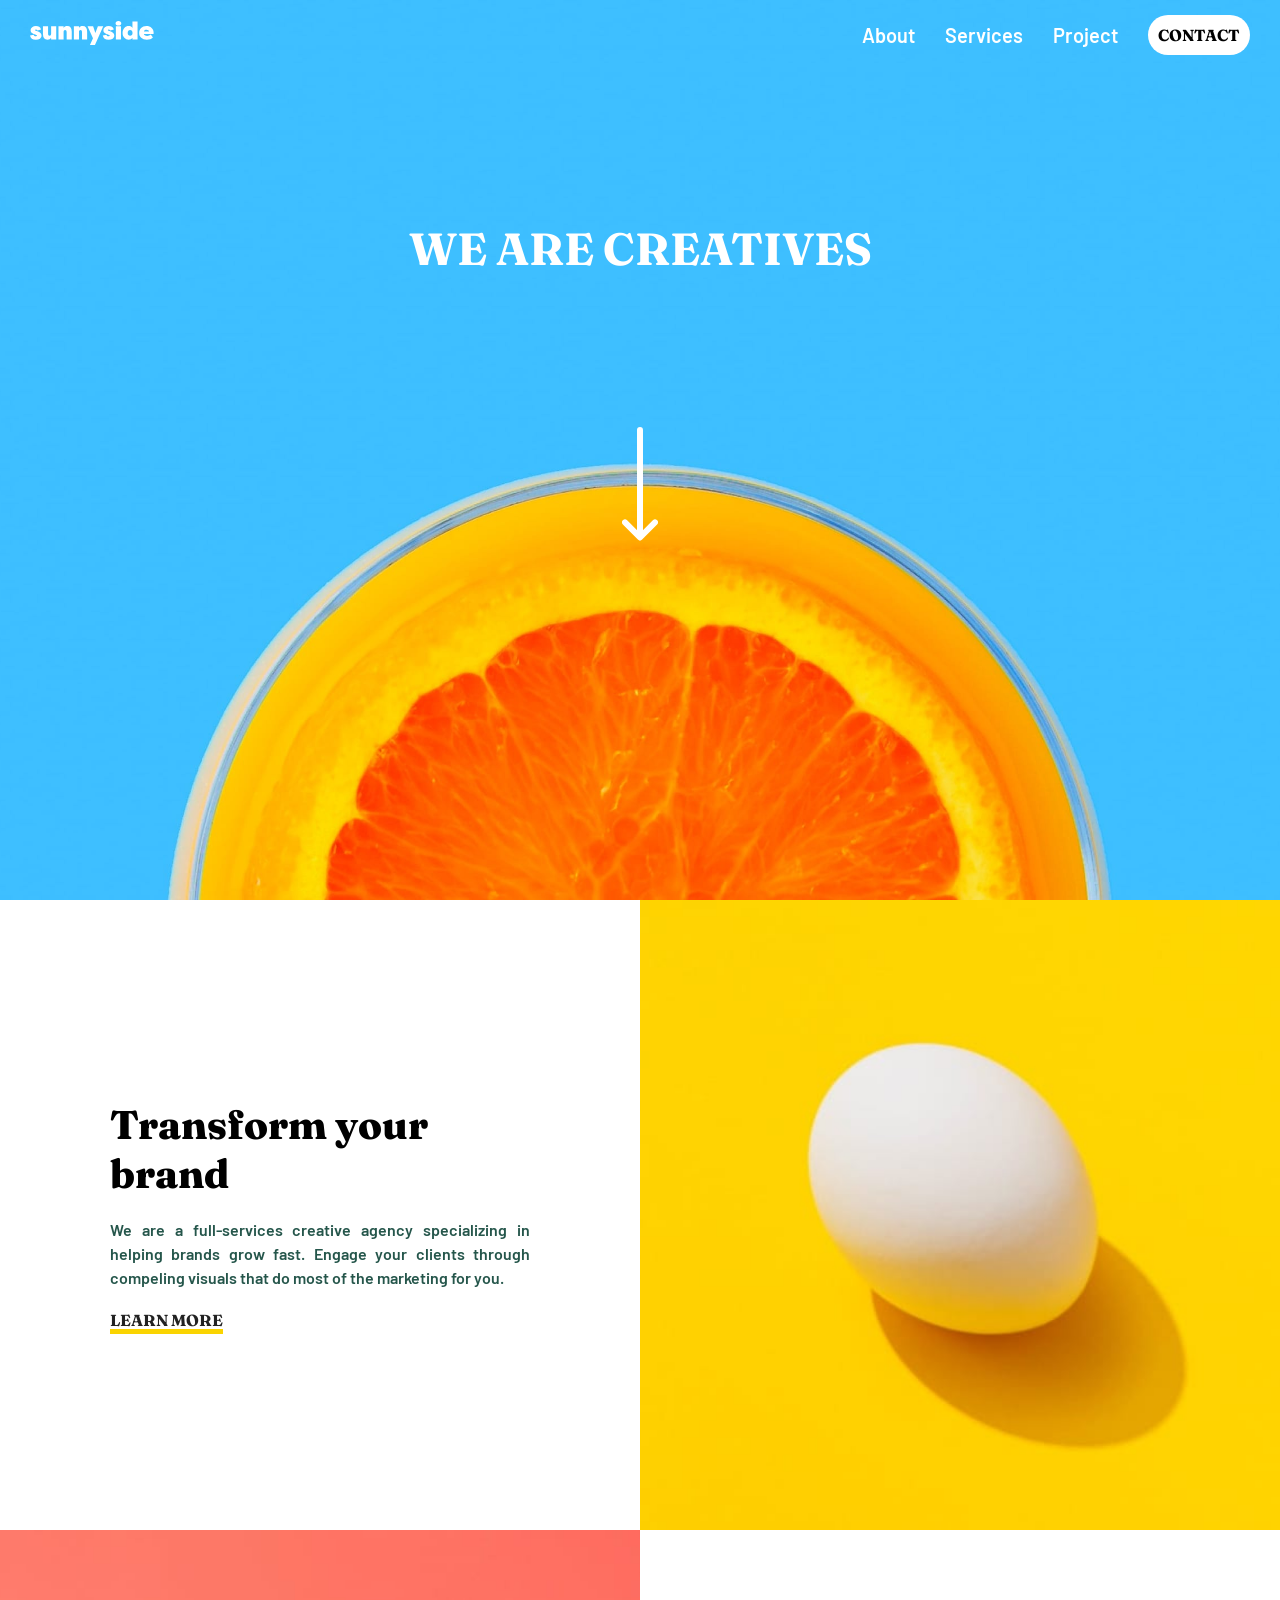
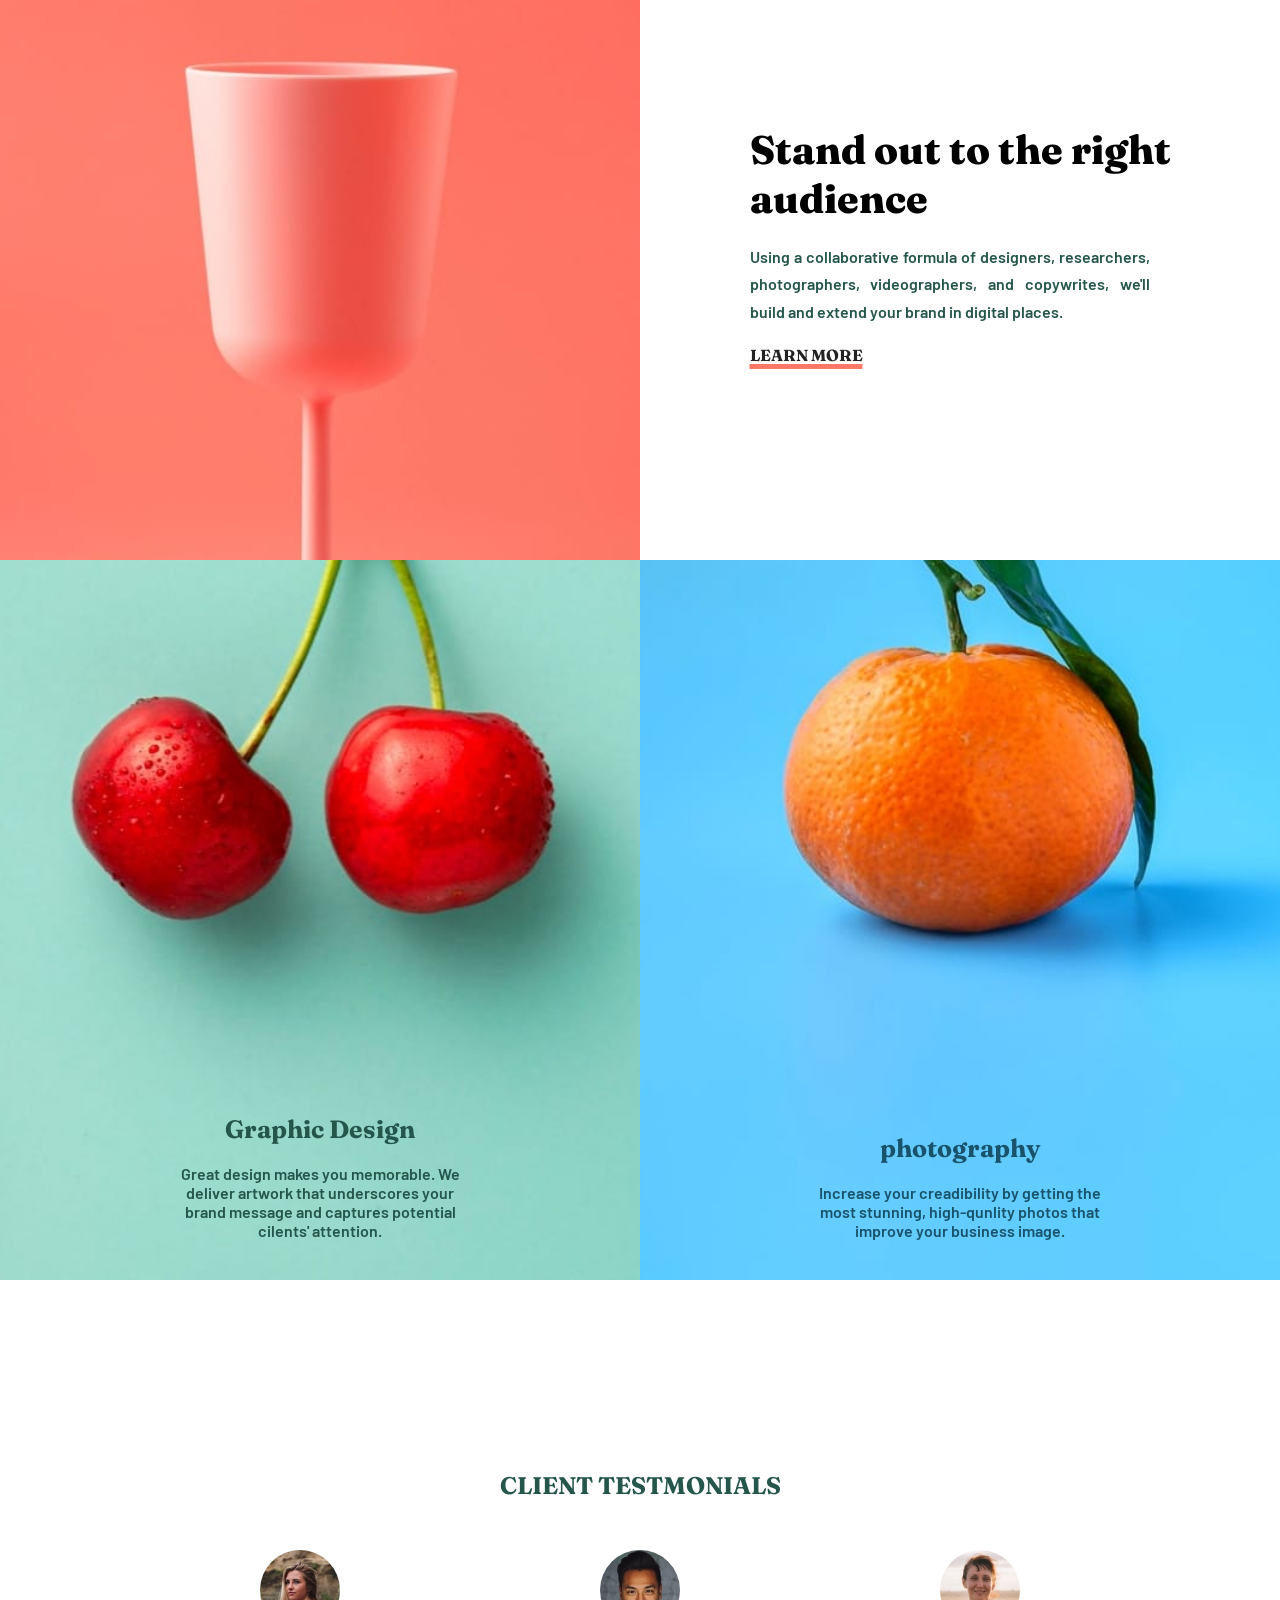
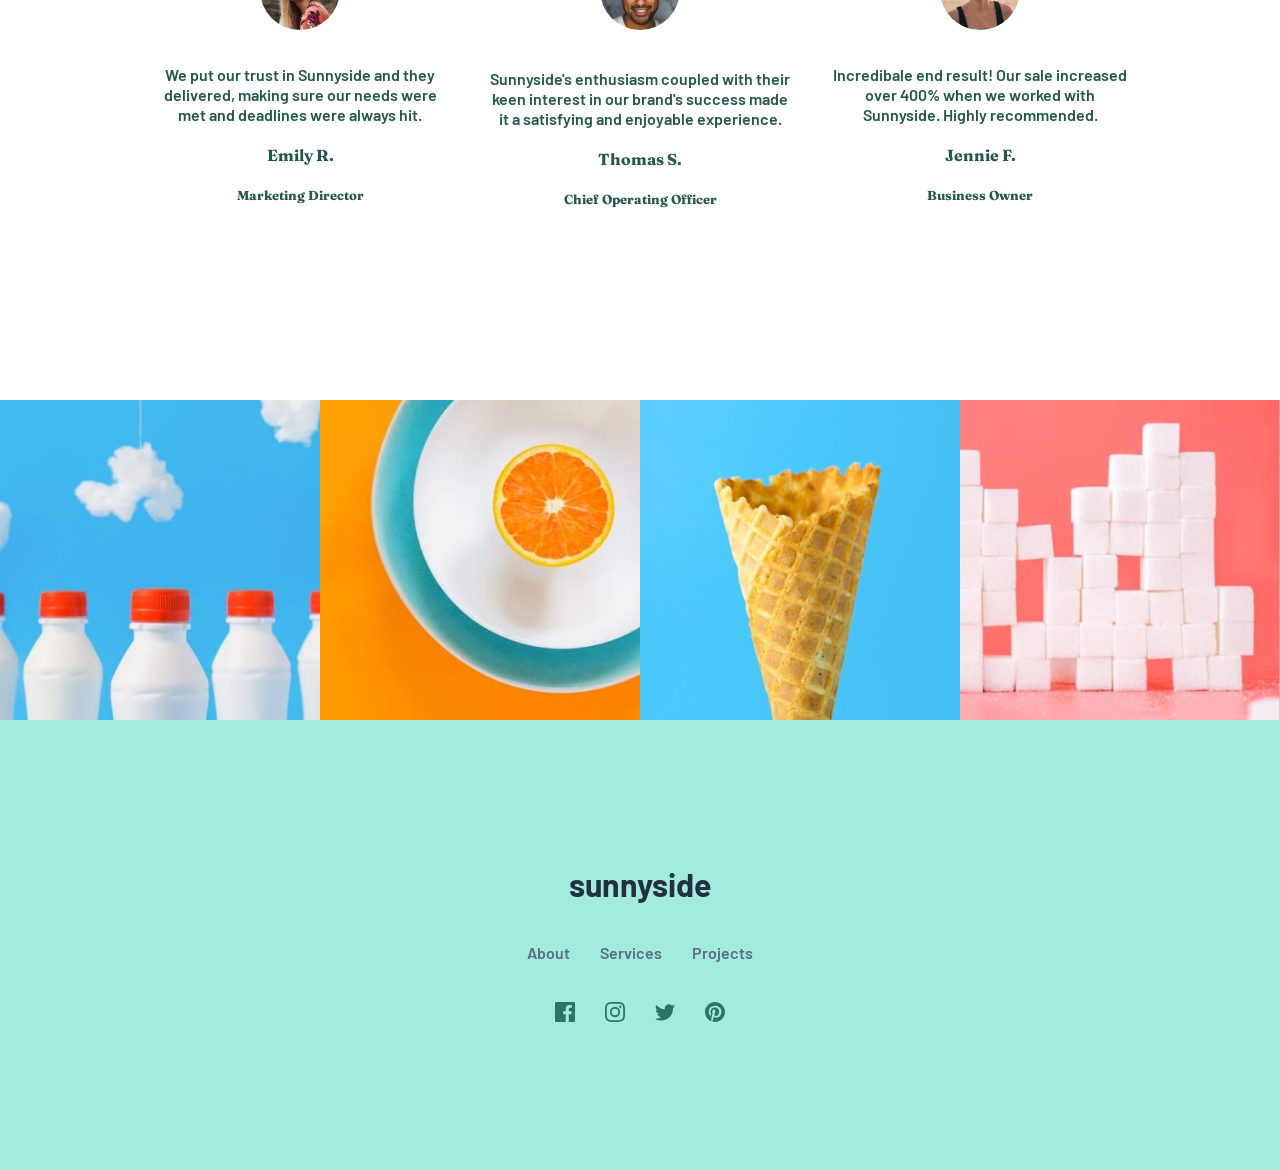
<file: index.html>
<!DOCTYPE html>
<html lang="en">
<head>
    <meta charset="UTF-8">
    <meta name="viewport" content="width=device-width, initial-scale=1.0">
    <title>Sunnyside</title>
    <link rel="stylesheet" href="./style.css">
    <link rel="stylesheet" href="./media.css">

<link rel="preconnect" href="https://fonts.googleapis.com">
<link rel="preconnect" href="https://fonts.gstatic.com" crossorigin>
<link href="https://fonts.googleapis.com/css2?family=Barlow:ital,wght@0,100;0,200;0,300;0,400;0,500;0,600;0,700;0,800;0,900;1,100;1,200;1,300;1,400;1,500;1,600;1,700;1,800;1,900&display=swap" rel="stylesheet">

<link rel="preconnect" href="https://fonts.googleapis.com">
<link rel="preconnect" href="https://fonts.gstatic.com" crossorigin>
<link href="https://fonts.googleapis.com/css2?family=Fraunces:ital,opsz,wght@0,9..144,100..900;1,9..144,100..900&display=swap" rel="stylesheet">

</head>
<body>
    <!-- comment for section 1 the beginng of the coding -->
        <section class="Hero-section">
            <nav>
                <div>
                    <img src="./images/logo.svg" alt="logo">
                </div>

                <!-- <div class="lorem"> -->
                    <ul class="nav" id="nav">
                        <li>About</li>
                        <li>Services</li>
                        <li>Project</li>
                        <button class="li-button">CONTACT</button>
                    </ul>
                <!-- </div> -->
               <div class="menu-button" id="menuButton">
                    <span class="material-symbols-outlined">
                    <img src="./images/icon-hamburger.svg" alt="mobile-menu">
                    </span>
                </div>
            </nav>  
        
            <div class="hero-content">
                 <div class="hero1">
                    <h1>WE ARE CREATIVES</h1>
                 </div>
                <div>
                     <img src="./images/icon-arrow-down.svg" alt="arrow">
                </div>
            </div>
           
        </section>

        <!-- comment for section 2 -->
        <section class="two-colum">
            <div class="text-box">
                <div class="text-content">
                    <h2>Transform your <br class="break" /> brand</h2>
                <p>We are a full-services creative agency 
                    specializing in helping brands grow fast.
                     Engage your clients through compeling visuals
                      that do most of the marketing for you.</p>
                <a href="#">LEARN MORE</a>
                </div>
            </div>
    
            <div class="image-box">
             
            </div>
            
        </section>
        <!-- comment section 3 for the second row object -->

        <section class="two-colum2 ">
            <div class="image-box2">
                 
                <!-- <img src="./images/desktop/image-stand-out.jpg" alt="image-stand-out"> -->
            </div> 
            <div class="text-box2">
             <div class="text-content">
                   <h2>Stand out to the right <br class="break" /> audience</h2>
                <p>
                    Using a collaborative formula of designers,
                     researchers, photographers,
                    videographers, and copywrites, 
                    we'll build and extend your brand in digital
                     places.
                </p>
               <a href="#">LEARN MORE</a>
             </div>
            </div>
        </section>

        <!-- comment for section 4 -->
         <section class="services">
            <div class="service1">
            <div class="Graphic-design">
                        <div class="Graphic-text">
                            <h3>Graphic Design</h3>
                            <p>
                                Great design makes you memorable.
                                We deliver artwork that underscores your
                                brand message and captures potential cilents'
                                attention.
                            </p>
                         </div>
              </div>   
            </div>
            <div class="service2">
                <div class="Graphic-design2">
                    <h3 class="photo">photography</h3>
                     <p>
                        Increase your creadibility by getting the most
                        stunning, high-qunlity photos that improve your
                        business image.
                     </p>
                
                </div>
            </div>
         </section>
         <!-- comment on 5 section of client testmonials -->
         
      <section class="client">
         <h1>CLIENT TESTMONIALS</h1>
        <!-- first comment div in testmonials -->
         <section class="testmonials">
        <div class="testmonial-card">
            <img src="./images/image-emily.jpg" alt="image-emily">
            <div class="text-colum">
                <p>
                    We put our trust in Sunnyside and they delivered, 
                    making sure our needs were met and deadlines were always hit.
                </p>
               <div class="direct">
                 <h4>Emily R.</h4>
                <span>Marketing Director</span>
               </div>
            </div>
        </div>

         <!-- first comment div in testmonials -->
        <div class="testmonial-card">
            <div>
                <img src="./images/image-thomas.jpg" alt="image-thomas">
            </div>
            <div class="text-colum">
                <p>
                    Sunnyside's enthusiasm coupled with their keen
                    interest in our brand's success made it a satisfying and enjoyable experience.
                </p>
                <div class="direct">
                    <h4>Thomas S.</h4>
                <span>Chief Operating Officer</span>
                </div>
            </div>
        </div>

         <!-- first comment div in testmonials -->
          <div class="testmonial-card">
            <img src="./images/image-jennie.jpg" alt="image-jennie">
            <div class="text-colum">
                <p>
                    Incredibale end result! Our sale increased over 400% when
                    we worked with Sunnyside. Highly recommended.
                </p>
               <div class="direct">
                 <h4>Jennie F.</h4>
                <span>Business Owner</span>
               </div>
            </div>
          </div>
         </section>
      </section> 
      <!-- products section comment of where it start   -->
       <section class="gallery">
        <img src="./images/mobile/image-gallery-milkbottles.jpg" 
        alt="image-gallery-milkbottles">
        <img src="./images/mobile/image-gallery-orange.jpg" 
        alt="image-gallery-orange">
        <img src="./images/mobile/image-gallery-cone.jpg" 
        alt="image-gallery-cone">
        <img src="./images/mobile/image-gallery-sugarcubes.jpg" 
        alt="image-gallery-sugarcubes">
       </section>

       <!-- comment for footer part on my coding -->
       <footer>
        <div class="footer-logo">
            <h1>sunnyside</h1>
        </div>
        <ul>
            <li>About</li>
            <li>Services</li>
            <li>Projects</li>
        </ul>
        <div class="media">
            <a href=""><img src="./images/icon-facebook.svg" alt="icon-facebook"></a>
            <a href=""><img src="./images/icon-instagram.svg" alt="icon-instagram"></a>
           <a href=""> <img src="./images/icon-twitter.svg" alt="icon-twitter"></a>
            <a href=""> <img src="./images/icon-pinterest.svg" alt="icon-pinterest"></a>
        </div>
       </footer>
     <script src="./main.js"></script>   
</body>
</html>
</file>
<file: style.css>
*{
    margin: 0;
    padding: 0;
    box-sizing: border-box;
}
body{
    font-family: "Barlow", sans-serif;
    font-weight: 600;
}
.material-symbols-outlined{
    display: none;

}
li:hover{
       color: #2563eb; 
}
.menu-button{
    display: none;
}

.mobile{
    display: none;
}


nav {
    display: flex;
    text-align: center;
    align-items: center;
    justify-content: space-between;
    font-size: 20px;
    padding: 15px 30px;
    color:  hsl(0, 0%, 100%);

}
nav ul {
    display: flex;
    align-items: center;
    gap: 30px;
    list-style: none;
    text-align: center;
    cursor: pointer;
}
nav button {
    background-color: hsl(0, 0%, 100%);
    padding: 10px;
    font-size: 16px;
    border-radius: 20px;
    border: none;
    color: black;
    cursor: pointer;
     font-family: "Fraunces", serif;
     font-weight: 700;
    
}
nav button:hover {
    background-color: hsl(0, 0%, 100%);
}
.Hero-section{
    background-image: url(./images/desktop/image-header.jpg);
    background-repeat: no-repeat;
    object-fit: contain;
    background-size: cover;
    background-position: center;
    height: 100vh;
}

.hero-content {
    display: flex;
    flex-direction: column;
    align-items: center;
     justify-content: center;
     justify-content: space-evenly;
    height: 70vh;
    font-size: 30px;
    font-family: "Fraunces", serif;
     color: hsl(0, 0%, 100%); 
     font-weight: 800;
}

/* comment for styling colum divide */

.two-colum {
    display: flex;
    width: 100%;
    justify-items: center;
}

.image-box {
    background-image: url(./images/desktop/image-transform.jpg);
     background-repeat: no-repeat;
    object-fit: contain;
    background-size: cover;
    background-position: center;
    height: 70vh;
    width: 50%;
}
.text-box {
    width: 50%;
    display: flex;
    flex-direction: column;
    justify-content: center;
    text-align: start;
    align-items: center;
}
.text-content{
    display: flex;
    flex-direction: column;
}
.text-box h2 {
    font-size: 40px;
    margin-bottom: 20px;
    font-family: "Fraunces", serif;
    font-weight: 800;
    
}
.text-box p {
    line-height: 1.5;
    color: hsl(167, 40%, 24%);
    text-align: justify;
    width: 420px;
}
.text-box a {
    margin-top: 20px;
    color: #222;
    text-decoration: none;
    font-weight: bold;
    font-family: "Fraunces", serif;
    font-weight: 700;
}
.text-box a {
    text-decoration-line: underline;
    text-decoration-thickness: 5px;
      text-decoration-color:hsl(51, 100%, 49%);
}
.image-box2 {
    background-image: url("./images/desktop/image-stand-out.jpg");
    background-repeat: no-repeat;
    object-fit: contain;
    background-size: cover;
    background-position: center;
    height: 70vh;
    width: 50%;
}
.text-box2 {
    width: 50%;
    display: flex;
    flex-direction: column;
    justify-content: center;
    text-align: start;
    align-items: center;
}
.break{
    display: block;
}

.text-box2 h2 {
    font-size: 40px;
    margin-bottom: 20px;
    font-family: "Fraunces", serif;
    font-weight: 800;
}
.text-box2 p {
    line-height: 1.7;
    color: hsl(167, 40%, 24%);
    text-align: justify;
    width: 400px;
}
.text-box2 a {
    margin-top: 20px;
    color: #222;
    text-decoration: none;
    font-weight: bold;
    font-family: "Fraunces", serif;
    font-weight: 700;
}
.text-box2 a {
    text-decoration-line: underline;
    text-decoration-thickness: 5px;
    text-decoration-color: hsl(7, 99%, 70%);
  
}


/* this is another section on my styling */
.two-colum2 {
    display: flex;
    width: 100%;
    justify-items: center;
}
.text-box2
.image-box2 {
    width: 50%;
}


.services{
    display: flex;
    width: 100%;
    justify-items: center;
}
.service1{
    background-image: url(./images/desktop/image-graphic-design.jpg);
    background-repeat: no-repeat;
    object-fit: contain;
    background-size: cover;
    background-position: center;
    height: 80vh;
    width: 50%;
}

.Graphic-design h3 {
    color: hsl(167, 40%, 24%);
    font-family: "Fraunces", serif;
    font-weight: 700;
    margin-bottom: 20px;
    font-size: 25px;
}

.Graphic-design p {
    color: hsl(167, 40%, 24%);
    width: 300px;
    
}

.Graphic-design {
    display: flex;
    flex-direction: column;
    text-align: center;
    align-items: center;
    justify-content: center;
    justify-content: end;
    padding: 40px;
    height: 80vh;
  
}
.service2{
    background-image: url(./images/desktop/image-photography.jpg);
    background-repeat: no-repeat;
    object-fit: contain;
    background-size: cover;
    background-position: center;
    height: 80vh;
    width: 50%; 
}
.Graphic-design2 h3 {
    color: hsl(198, 62%, 26%);
    font-family: "Fraunces", serif;
    font-weight: 700;
    margin-bottom: 20px;
    font-size: 25px;
}
.Graphic-design2 p {
    color: hsl(198, 62%, 26%);
    width: 300px;
}
.Graphic-design2 {
    display: flex;
    flex-direction: column;
    text-align: center;
    align-items: center;
    justify-content: center;
    justify-content: end;
    padding: 40px;
    height: 80vh;
}

/* styling the testmoning part comment */

.client{
    display: flex;
    flex-direction: column;
    align-items: center;
    gap: 50px;
    height: 80vh;
    justify-content: center;
    justify-content: baseline;

}
.client h1 {
    color: hsl(167, 40%, 24%);
    font-family: "Fraunces", serif;
    font-weight: 700;
}
 .testmonials {
    display: flex;
    justify-content: center;
    text-align: center;
    gap: 40px;
    color: hsl(167, 40%, 24%);

 }
 .testmonial-card{
    text-align: center;
    display: flex;
    flex-direction: column;
    align-items: center;
    gap: 30px;
    line-height: 20px;
 }
 .testmonial-card img {
    width: 80px;
    height: 80px;
    border-radius: 100%;
    object-fit: cover;
    margin-bottom: 5px;
 }
 .direct{
    display: flex;
    flex-direction: column;
    justify-content: space-between;
    gap: 20px;
    font-family: "Fraunces", serif;
    font-weight: 700;
 }
 .text-colum p{
    width: 300px;
    text-align: center;
 }
 .text-colum {
    display: flex;
    flex-direction: column;
    gap: 20px;
 }

 .testmonials-card p {
    line-height: 1.6;
    margin-bottom: 10px;
    text-align: center;
    text-align: justify;
 }
 .testmonials-card h4 {
    margin: 5px 0 5px;
 }
 .text-colum span {
    font-size: 13px;
 }

/* comment of products of gallery styling part */
.gallery{
    display: flex;
    flex-direction: row;
    object-fit: cover;
    object-fit: contain;
    justify-content: center;
    background-repeat: no-repeat;
}
.gallery1 {
    display: none;
}

.gallery img{
    width: 25%;
}

/* comment for footer styling part */
footer{
    text-align: center;
    height: 50vh;
    color: hsl(211, 20%, 43%);
    background-color: hsl(168, 65%, 78%);
    display: flex;
    flex-direction: column;
    gap: 40px;
    justify-content: center;
    
}
.footer-logo{
    justify-content: center;
    color: hsl(212, 27%, 19%);
}
footer ul {
    display: flex;
    flex-direction: row;
    text-align: center;
    gap: 30px;
    justify-content: center;
    font-size: 16px;
    list-style: none;
    cursor: pointer;
}
.media{
    display: flex;
    justify-content: center;
    flex-direction: row;
    align-items: center;
    gap: 30px;
    cursor: pointer;
}

.media:hover a{
    color: white;
}
</file>
<file: media.css>
@media screen and (max-width: 1000px) {
  .nav{
    display: none;
}
.material-symbols-outlined{
    display: block;
}
 .meun-button {
        display: block;
    }
 .nav.show{
        display: flex;
    }
    #menuButton{
        display: block;
    }
    .li-button{
        background-color: yellow;
    }

    .nav {
    display: none;
    flex-direction: column;
    position: absolute;
    top: 90px;
    left: 40px;
    right: 40px;
    width: auto;
    padding: 1rem;
    box-sizing: border-box;
    text-align: center;
    color: black;
    background-color: aliceblue;
    margin: 0;
}

.nav.show {
    display: flex;
}

nav{
    padding: 40px;
}
.Hero-section{
    background-image: url(./images/mobile/image-header.jpg);
    height: 100vh;
    background-position: center;
}

.hero-content {
    width: 100%;
    gap: 5px;
    font-size: 25px;
    text-align: center;
}

.two-colum{
    display: flex;
    flex-direction: column-reverse;
    justify-content: center;
    /* padding-top: 45px; */
}
.text-box h2 {
    font-size: 30px;
    font-family: "Fraunces", serif;
    font-weight: 600;
    text-align: center;
    padding-top: 20px;
    
}
.break{
    display: none;
}
 .text-box { 
    display: flex;
    width: 100%;
    flex-direction: column;
    justify-content: center;
    justify-items: center;
    text-align: center;
    padding: 40px 40px;
} 
.text-box p {  
    color: hsl(167, 40%, 24%);
    text-align: center;
    justify-content: center;
    font-size: 15px;
    width: 100%;
}

.text-box a {
    color: #222;
    text-decoration: none;
    font-family: "Fraunces", serif;
    text-align: center;
}
.text-box a {
    text-decoration-line: underline;
    text-decoration-thickness: 5px;
    text-decoration-color:hsl(51, 100%, 49%);
}

.image-box {
    background-image: url(./images/mobile/image-transform.jpg);
    width: 100%;
    height: 50vh;
    background-position: center;
}

.image-box2 {
    background-image: url("./images/mobile/image-stand-out.jpg");
    width: 100%;
    height: 50vh;
    background-position: center;
}
.two-colum2 {
    display: flex;
    flex-direction: column;
    justify-content: center;
}


.text-box2 {
    display: flex;
    width: 100%;
    flex-direction: column;
    justify-content: center;
    text-align: center;
    justify-items: center;
    align-items: center;
    padding: 40px 40px;
}
.text-content{
    display: flex;
    flex-direction: column;
    justify-content: center;
    align-items: center;
    text-align: center;
    
}

.text-box2 h2 {
    font-size: 30px;
    font-family: "Fraunces", serif;
    font-weight: 600;
    text-align: center;
}
.text-box2 p {
    color: hsl(167, 40%, 24%);
    text-align: center;
    justify-content: center;
    font-size: 15px;
    width: 100%;
}
.text-box2 a {
    color: #222;
    text-decoration: none;
    font-family: "Fraunces", serif;
    text-align: center;
}
.text-box2 a {
    text-decoration-line: underline;
    text-decoration-thickness: 5px;
    text-decoration-color: hsl(7, 99%, 70%);
  
}

.services{
    display: flex;
    width: 100%;
    height: 100%;
    justify-items: center;
    flex-direction: column;
}
.service1{
    background-image: url(./images/mobile/image-graphic-design.jpg);
    width: 100%;
    display: flex;
    justify-content: center;
    background-position: center;
    background-size: cover;
    align-items: end;
    text-align: center;
}
.Graphic-design h3 {
    color: hsl(167, 40%, 24%);
    font-size: 30px;
    font-family: "Fraunces", serif;
    font-weight: 600;
    padding: 20px;
    text-align: center;
}

.Graphic-design p {
    color: hsl(167, 40%, 24%);
    width: 100%;
}
.Graphic-text{
    display: flex;
    flex-direction: column;
    text-align: center;
    
}
.service2{
    background-image: url(./images/mobile/image-photography.jpg);
    width: 100%; 
    display: flex;
    justify-content: center;
    background-position: center;
    align-items: end;
    text-align: center;
}
.Graphic-design2 h3 {
    color: hsl(198, 62%, 26%);
    font-size: 30px;
    font-family: "Fraunces", serif;
    font-weight: 600;
    padding: 20px;
    text-align: center;
}
.Graphic-design2 p {
    color: hsl(198, 62%, 26%);
    width: 100%;
}
.Graphic-design2 {
    display: flex;
    flex-direction: column;
    text-align: center;
    align-items: center;
    justify-content: center;
    justify-content: end;
    padding: 20px;
    height: 80vh;
}

.direct h4 {
    font-size: 20px;
    font-family: "Fraunces", serif;
    font-weight: 200;
    text-align: center;
    font-weight: bold;
}
.direct span {
    font-size: 18px;
    color: hsl(198, 62%, 26%);
}
.client h1{
    font-size: 20px;
    font-weight: bold;
}
.client{
    display: flex;
    flex-direction: column;
    justify-content: center;
    align-items: center;
    text-align: center;
    height: 100%;
    padding: 60px 30px;
}
.text-colum p{
    width: 100%;
}

.testmonials{
    display: flex;
    flex-direction: column;
    justify-content: center;
    align-items: center;
    width: 100%;
    font-size: 14px;
}
.testmonial-card{
    display: flex;
    flex-direction: column;
    text-align: center;
   
}


.gallery{
    display: grid;
    grid-template-columns: repeat(2, 1fr);
}

.gallery img{
    width: 100%;
}
}
</file>
